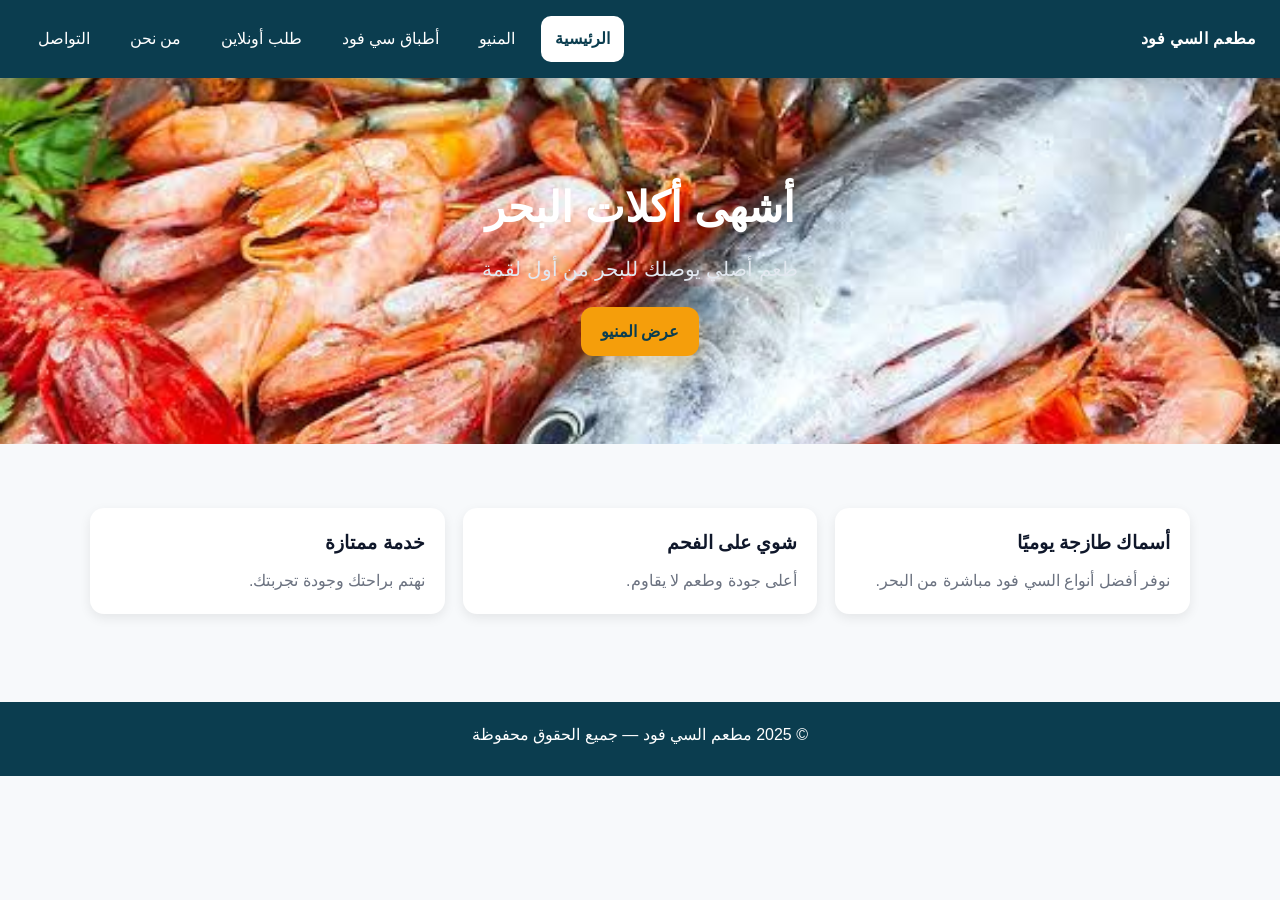
<file: index.html>
<!DOCTYPE html>
<html lang="ar" dir="rtl">
<head>
    <meta charset="UTF-8">
    <meta name="viewport" content="width=device-width, initial-scale=1.0">
    <title>مطعم السي فود</title>
    <link rel="stylesheet" href="style.css">
</head>

<body>

    <!-- الهيدر -->
    <header>
        <div class="logo">مطعم السي فود</div>
        <nav>
            <a href="index.html" class="active">الرئيسية</a>
            <a href="menu.html">المنيو</a>
            <a href="seafood site.html">أطباق سي فود</a>
            <a href="order page.html">طلب أونلاين</a>
            <a href="about.html">من نحن</a>
            <a href="contact.html">التواصل</a>
        </nav>
    </header>

    <!-- البانر -->
    <section class="hero">
        <img src="seafood.jpeg" class="img">
        <h1>أشهى أكلات البحر</h1>
        <p>طعم أصلي يوصلك للبحر من أول لقمة</p>
        <a href="menu.html" class="btn">عرض المنيو</a>
    </section>

    <!-- قسم مميز -->
    <section class="features">
        <div class="box">
            <h3>أسماك طازجة يوميًا</h3>
            <p>نوفر أفضل أنواع السي فود مباشرة من البحر.</p>
        </div>

        <div class="box">
            <h3>شوي على الفحم</h3>
            <p>أعلى جودة وطعم لا يقاوم.</p>
        </div>

        <div class="box">
            <h3>خدمة ممتازة</h3>
            <p>نهتم براحتك وجودة تجربتك.</p>
        </div>
    </section>

    <footer>
        © 2025 مطعم السي فود — جميع الحقوق محفوظة
    </footer>

</body>
</html>
</file>
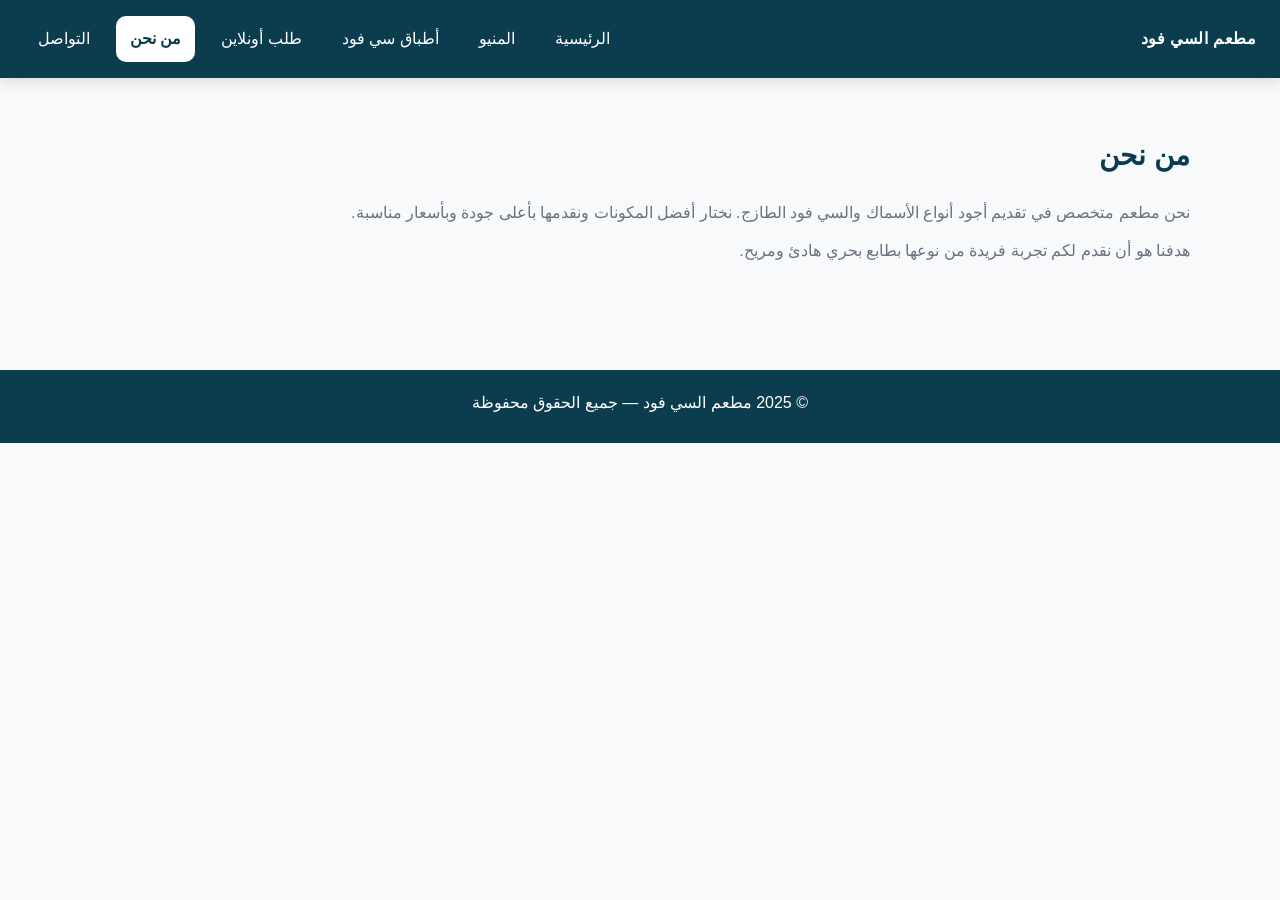
<file: about.html>
<!DOCTYPE html>
<html lang="ar" dir="rtl">
<head>
    <meta charset="UTF-8">
    <meta name="viewport" content="width=device-width, initial-scale=1.0">
    <title>من نحن</title>
    <link rel="stylesheet" href="style.css">
</head>

<body>

<header>
    <div class="logo">مطعم السي فود</div>
    <nav>
        <a href="index.html">الرئيسية</a>
        <a href="menu.html">المنيو</a>
        <a href="seafood site.html">أطباق سي فود</a>
        <a href="order page.html">طلب أونلاين</a>
        <a href="about.html" class="active">من نحن</a>
        <a href="contact.html">التواصل</a>
    </nav>
</header>

<section class="about-page">
    <h2>من نحن</h2>
    <p>
        نحن مطعم متخصص في تقديم أجود أنواع الأسماك والسي فود الطازج.  
        نختار أفضل المكونات ونقدمها بأعلى جودة وبأسعار مناسبة.
    </p>
    <p>
        هدفنا هو أن نقدم لكم تجربة فريدة من نوعها بطابع بحري هادئ ومريح.
    </p>
</section>

<footer>
    © 2025 مطعم السي فود — جميع الحقوق محفوظة
</footer>

</body>
</html>
</file>
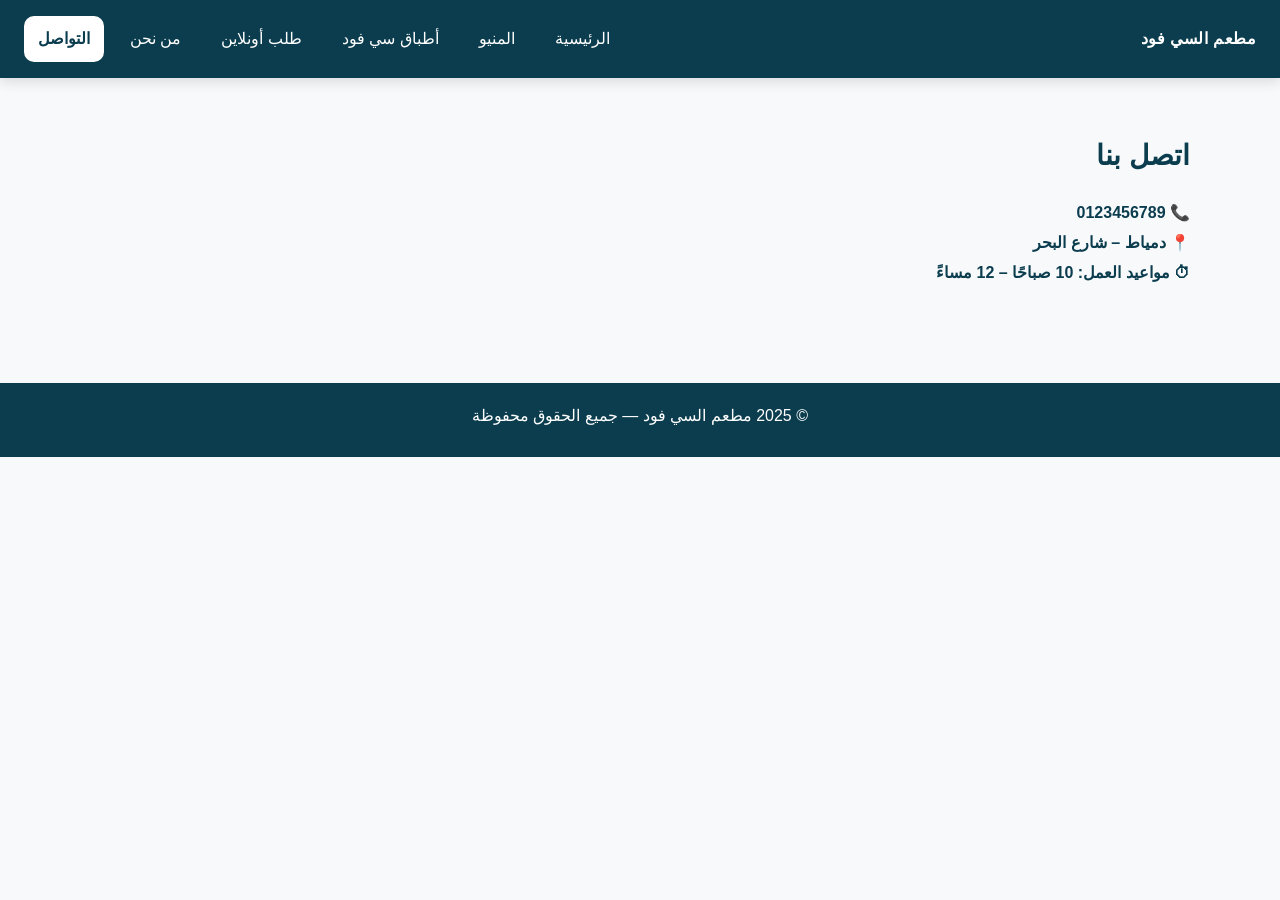
<file: contact.html>
<!DOCTYPE html>
<html lang="ar" dir="rtl">
<head>
    <meta charset="UTF-8">
    <meta name="viewport" content="width=device-width, initial-scale=1.0">
    <title>التواصل</title>
    <link rel="stylesheet" href="style.css">
</head>

<body>

<header>
    <div class="logo">مطعم السي فود</div>
    <nav>
        <a href="index.html">الرئيسية</a>
        <a href="menu.html">المنيو</a>
        <a href="seafood site.html">أطباق سي فود</a>
        <a href="order page.html">طلب أونلاين</a>
        <a href="about.html">من نحن</a>
        <a href="contact.html" class="active">التواصل</a>
    </nav>
</header>

<section class="contact-page">
    <h2>اتصل بنا</h2>
    <p>📞 0123456789</p>
    <p>📍 دمياط – شارع البحر</p>
    <p>⏱ مواعيد العمل: 10 صباحًا – 12 مساءً</p>
</section>

<footer>
    © 2025 مطعم السي فود — جميع الحقوق محفوظة
</footer>

</body>
</html>
</file>
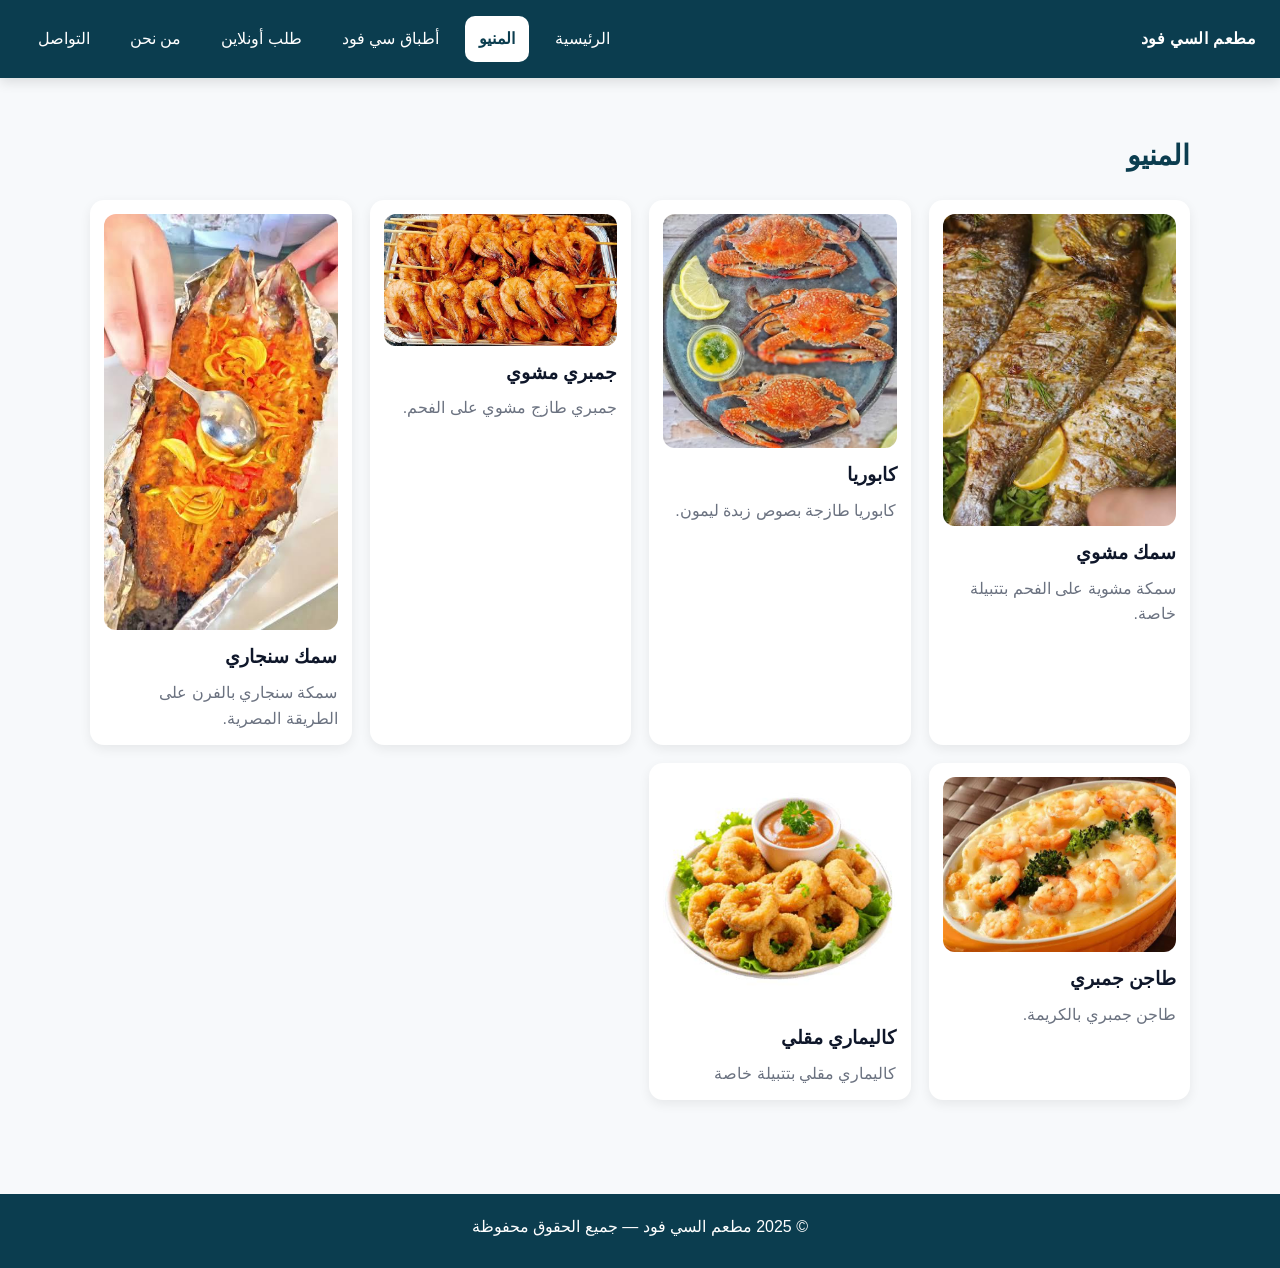
<file: menu.html>
<!DOCTYPE html>
<html lang="ar" dir="rtl">
<head>
    <meta charset="UTF-8">
    <meta name="viewport" content="width=device-width, initial-scale=1.0">
    <title>المنيو</title>
    <link rel="stylesheet" href="style.css">
</head>

<body>

<header>
    <div class="logo">مطعم السي فود</div>
    <nav>
        <a href="index.html">الرئيسية</a>
        <a href="menu.html" class="active">المنيو</a>
        <a href="seafood site.html">أطباق سي فود</a>
        <a href="order page.html">طلب أونلاين</a>
        <a href="about.html">من نحن</a>
        <a href="contact.html">التواصل</a>
    </nav>
</header>

<section class="menu-page">

    <h2>المنيو</h2>

    <div class="menu-container">

        <div class="item">
            <img src="Fish, oil and lemon.jpeg" alt="سمك مشوي">
            <h3>سمك مشوي</h3>
            <p>سمكة مشوية على الفحم بتتبيلة خاصة.</p>
        </div>

        <div class="item">
            <img src="Caboria with butter.jpeg" alt="كابوريا">
            <h3>كابوريا</h3>
            <p>كابوريا طازجة بصوص زبدة ليمون.</p>
        </div>

        <div class="item">
            <img src="Grilled shrimp.jpeg" alt="جمبري مشوي">
            <h3>جمبري مشوي</h3>
            <p>جمبري طازج مشوي على الفحم.</p>
        </div>

        <div class="item">
            <img src="Grilled Sinjari fish.jpeg" alt="سمك سنجاري">
            <h3>سمك سنجاري</h3>
            <p>سمكة سنجاري بالفرن على الطريقة المصرية.</p>
        </div>

        <div class="item">
            <img src="Shrimp casserole.jpeg" alt="طاجن جمبري">
            <h3>طاجن جمبري</h3>
            <p>طاجن جمبري بالكريمة.</p>
        </div>

        <div class="item">
            <img src="Fried calamari.jpeg"alt="كاليماري مقلي">
            <h3>كاليماري مقلي</h3>
            <p>كاليماري مقلي بتتبيلة خاصة</p>
        </div>

    </div>
</section>

<footer>
    © 2025 مطعم السي فود — جميع الحقوق محفوظة
</footer>

</body>
</html>
</file>
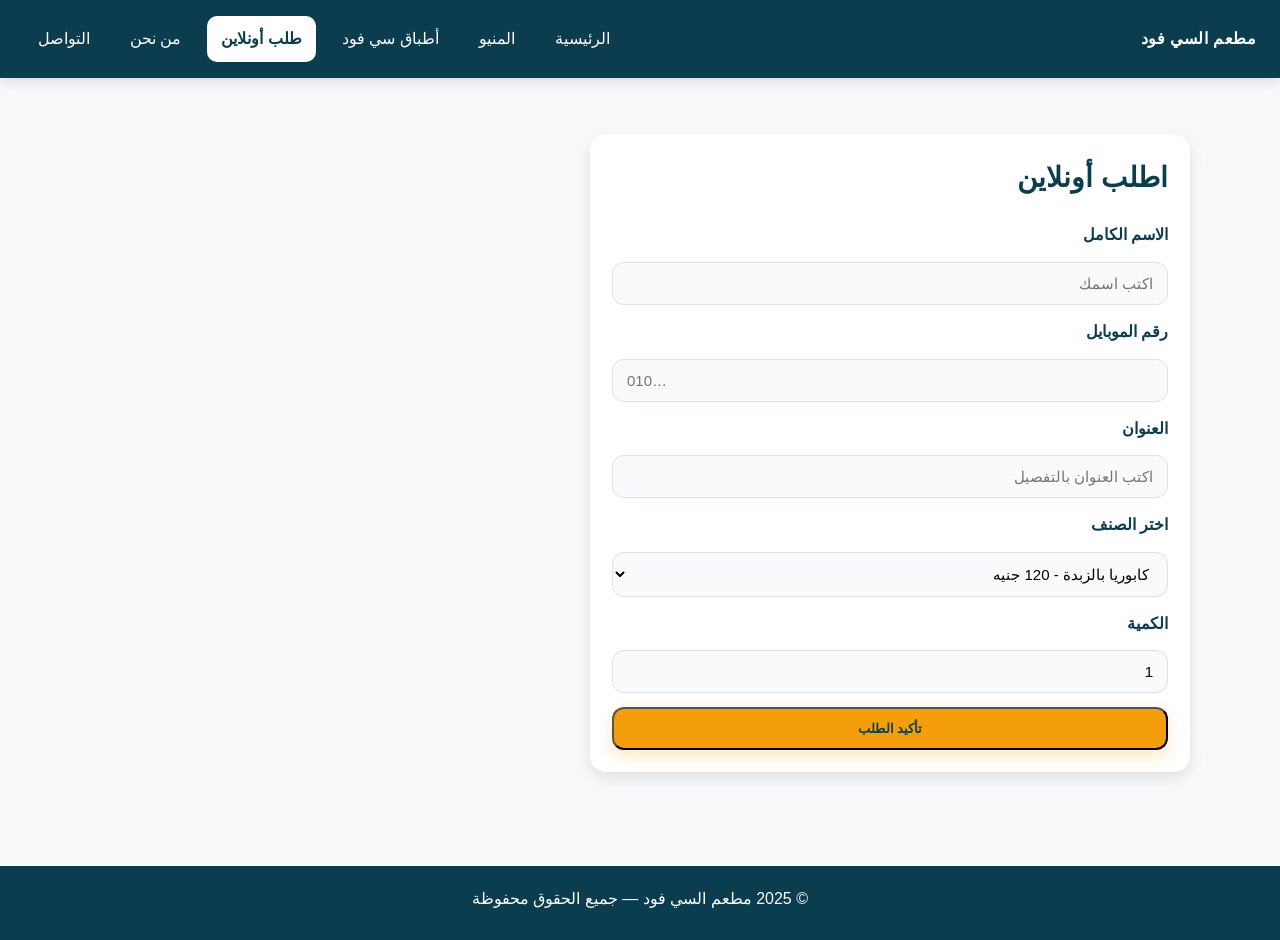
<file: order page.html>
<!DOCTYPE html>
<html lang="ar" dir="rtl">
<head>
    <meta charset="UTF-8">
    <meta name="viewport" content="width=device-width, initial-scale=1.0">
    <title>طلب أونلاين</title>
    <link rel="stylesheet" href="style.css">
</head>
<body>
    <header>
        <div class="logo">مطعم السي فود</div>
        <nav>
            <a href="index.html">الرئيسية</a>
            <a href="menu.html">المنيو</a>
            <a href="seafood site.html">أطباق سي فود</a>
            <a href="order page.html" class="active">طلب أونلاين</a>
            <a href="about.html">من نحن</a>
            <a href="contact.html">التواصل</a>
        </nav>
    </header>

    <section class="order-page">
        <div class="order-card">
            <h2>اطلب أونلاين</h2>
            <form class="order-form">
                <label>الاسم الكامل</label>
                <input type="text" placeholder="اكتب اسمك" required>

                <label>رقم الموبايل</label>
                <input type="tel" placeholder="010…" required>

                <label>العنوان</label>
                <input type="text" placeholder="اكتب العنوان بالتفصيل" required>

                <label>اختر الصنف</label>
                <select required>
                    <option>كابوريا بالزبدة - 120 جنيه</option>
                    <option>سمك بزيت وليمون - 150 جنيه</option>
                    <option>كاليماري مقلي - 130 جنيه</option>
                    <option>جمبري مشوي - 180 جنيه</option>
                    <option>سمك سنجاري مشوي - 170 جنيه</option>
                    <option>كسرولة الجمبري - 160 جنيه</option>
                </select>

                <label>الكمية</label>
                <input type="number" value="1" min="1" required>

                <button class="btn full-width" type="submit">تأكيد الطلب</button>
            </form>
        </div>
    </section>

    <footer>
        © 2025 مطعم السي فود — جميع الحقوق محفوظة
    </footer>
</body>
</html>
</file>
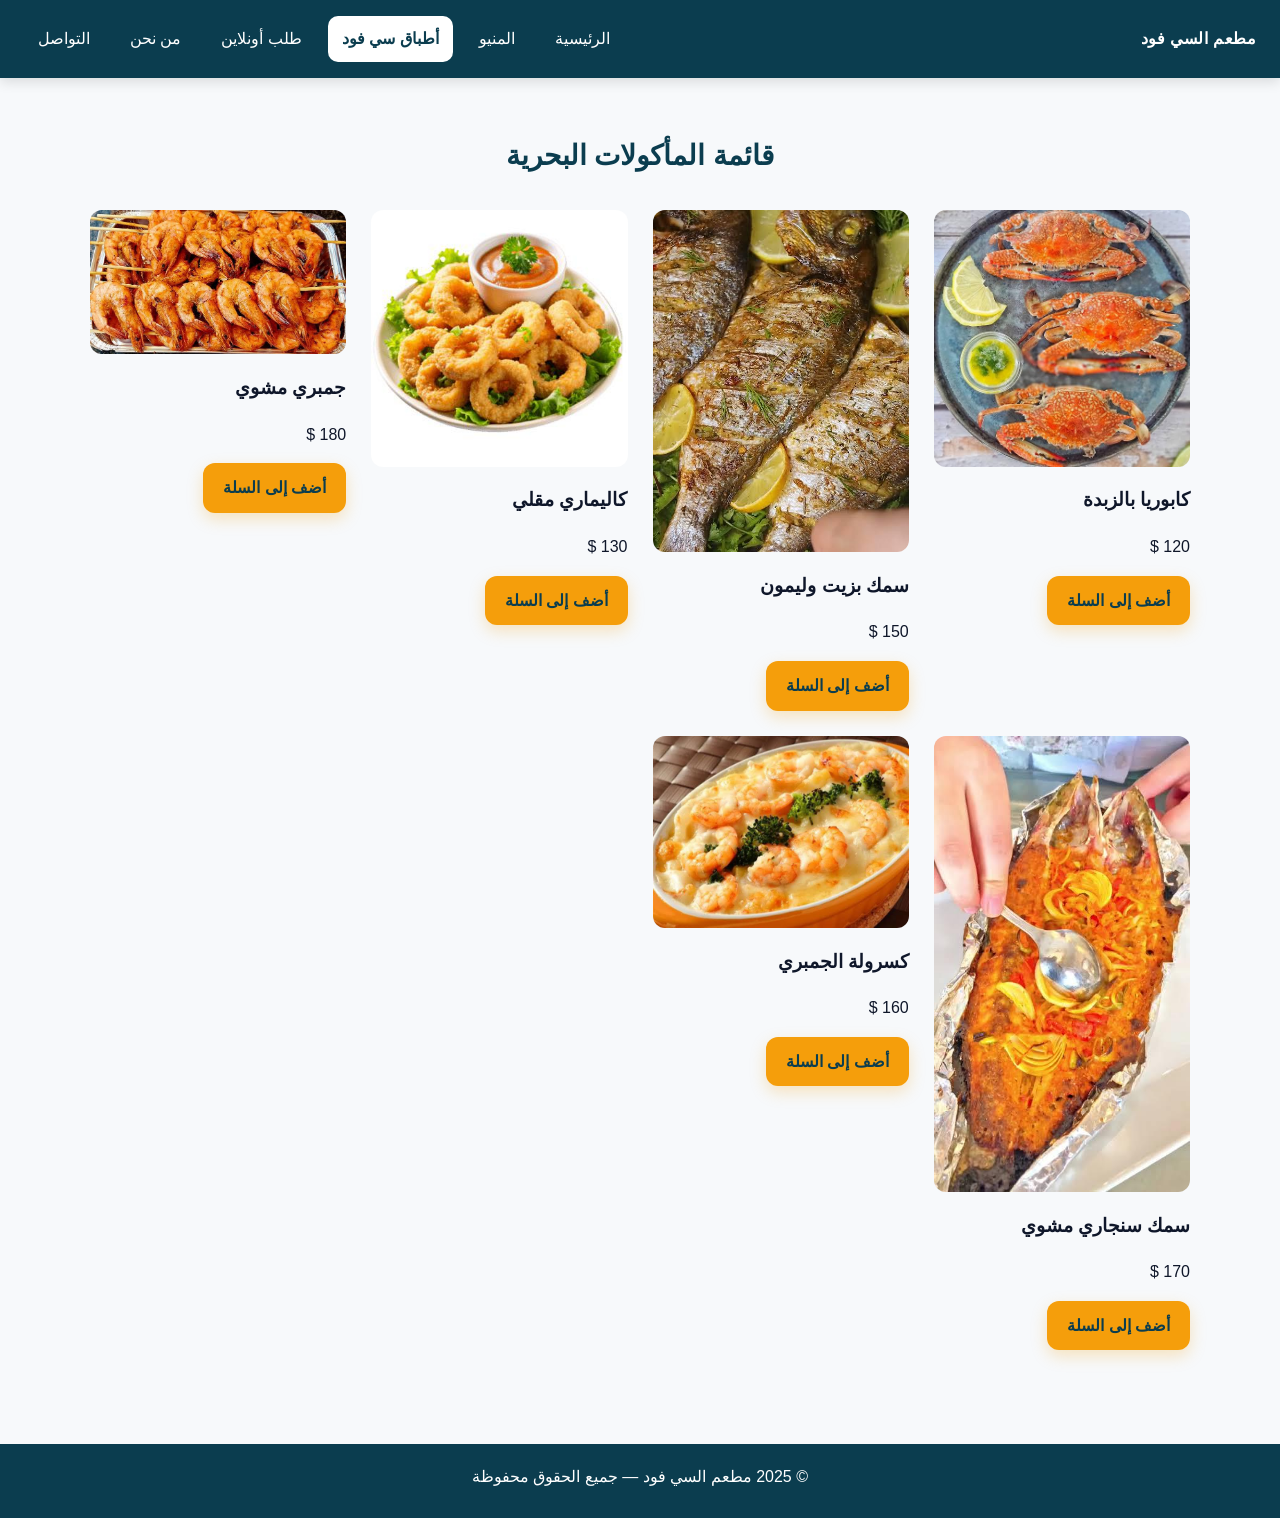
<file: seafood site.html>
<!DOCTYPE html>
<html lang="ar" dir="rtl">
<head>
    <meta charset="UTF-8">
    <meta name="viewport" content="width=device-width, initial-scale=1.0">
    <title>أطباق سي فود</title>
    <link rel="stylesheet" href="style.css">
    <style>
        .seafood-page {
            padding: 56px 0 70px;
            width: min(1100px, 92%);
            margin: 0 auto;
        }
        .seafood-page h2 {
            margin: 0 0 32px;
            font-size: 28px;
            color: var(--primary);
            text-align: center;
        }
        .seafood-menu {
            display: grid;
            grid-template-columns: repeat(auto-fit, minmax(250px, 1fr));
            gap: 25px;
        }
        .seafood-item {
            background: white;
            padding: 18px;
            border-radius: 14px;
            box-shadow: 0 4px 12px rgba(0, 0, 0, 0.08);
            text-align: center;
            transition: transform 0.2s ease, box-shadow 0.2s ease;
        }
        .seafood-item:hover {
            transform: translateY(-4px);
            box-shadow: 0 8px 20px rgba(0, 0, 0, 0.12);
        }
        .seafood-item img {
            width: 100%;
            height: 200px;
            object-fit: cover;
            border-radius: 12px;
            margin-bottom: 12px;
        }
        .seafood-item h3 {
            margin: 12px 0 8px;
            color: var(--primary);
            font-size: 20px;
        }
        .seafood-item .price {
            margin: 8px 0 12px;
            color: var(--accent);
            font-weight: 700;
            font-size: 18px;
        }
        .seafood-item .btn {
            width: 100%;
            text-align: center;
        }
    </style>
</head>
<body>
    <header>
        <div class="logo">مطعم السي فود</div>
        <nav>
            <a href="index.html">الرئيسية</a>
            <a href="menu.html">المنيو</a>
            <a href="seafood site.html" class="active">أطباق سي فود</a>
            <a href="order page.html">طلب أونلاين</a>
            <a href="about.html">من نحن</a>
            <a href="contact.html">التواصل</a>
        </nav>
    </header>

    <section class="seafood-page">
        <h2>قائمة المأكولات البحرية</h2>

        <div class="seafood-menu">

            <div class="item">
                <img src="Caboria with butter.jpeg" alt="كابوريا بالزبدة">
                <h3>كابوريا بالزبدة</h3>
                <p class="price">120 $</p>
                <a href="order page.html" class="btn">أضف إلى السلة</a>
            </div>

            <div class="item">
                <img src="Fish, oil and lemon.jpeg" alt="سمك بزيت وليمون">
                <h3>سمك بزيت وليمون</h3>
                <p class="price">150 $</p>
                <a href="order page.html" class="btn">أضف إلى السلة</a>
            </div>

            <div class="item">
                <img src="Fried calamari.jpeg" alt="كاليماري مقلي">
                <h3>كاليماري مقلي</h3>
                <p class="price">130 $</p>
                <a href="order page.html" class="btn">أضف إلى السلة</a>
            </div>

            <div class="item">
                <img src="Grilled shrimp.jpeg" alt="جمبري مشوي">
                <h3>جمبري مشوي</h3>
                <p class="price">180 $</p>
                <a href="order page.html" class="btn">أضف إلى السلة</a>
            </div>

            <div class="item">
                <img src="Grilled Sinjari fish.jpeg" alt="سمك سنجاري مشوي">
                <h3>سمك سنجاري مشوي</h3>
                <p class="price">170 $</p>
                <a href="order page.html" class="btn">أضف إلى السلة</a>
            </div>

            <div class="item">
                <img src="Shrimp casserole.jpeg" alt="كسرولة الجمبري">
                <h3>كسرولة الجمبري</h3>
                <p class="price">160 $</p>
                <a href="order page.html" class="btn">أضف إلى السلة</a>
            </div>

        </div>
    </section>

    <footer>
        © 2025 مطعم السي فود — جميع الحقوق محفوظة
    </footer>

</body>
</html>
</file>
<file: style.css>
:root {
    --primary: #0b3d4f;
    --primary-dark: #072c3a;
    --accent: #f59e0b;
    --bg: #f7f9fb;
    --text: #0f172a;
    --muted: #6b7280;
}

*,
*::before,
*::after {
    box-sizing: border-box;
}

body {
    margin: 0;
    font-family: Tahoma, sans-serif;
    background: var(--bg);
    color: var(--text);
    line-height: 1.6;
    direction: rtl;
}

a {
    color: inherit;
    text-decoration: none;
}

img {
    max-width: 100%;
    display: block;
    border-radius: 12px;
}

header {
    background: var(--primary);
    color: white;
    padding: 16px 24px;
    display: flex;
    align-items: center;
    justify-content: space-between;
    gap: 16px;
    box-shadow: 0 4px 12px rgba(0, 0, 0, 0.12);
}

.logo {
    font-weight: 700;
    letter-spacing: 0.5px;
}

nav {
    display: flex;
    gap: 12px;
    flex-wrap: wrap;
}

nav a {
    color: white;
    padding: 10px 14px;
    border-radius: 10px;
    transition: all 0.2s ease;
}

nav a:hover {
    background: rgba(255, 255, 255, 0.15);
}

nav a.active {
    background: white;
    color: var(--primary);
    font-weight: 700;
}

.btn {
    display: inline-block;
    background: var(--accent);
    color: var(--primary);
    padding: 12px 20px;
    border-radius: 12px;
    font-weight: 700;
    box-shadow: 0 6px 16px rgba(245, 158, 11, 0.25);
    transition: transform 0.15s ease, box-shadow 0.15s ease, background 0.15s ease;
}

.btn:hover {
    transform: translateY(-1px);
    background: #f8b64c;
    box-shadow: 0 8px 20px rgba(245, 158, 11, 0.3);
}

.section {
    width: min(1100px, 92%);
    margin: 0 auto;
}

.hero {
    padding: 96px 0 88px;
    text-align: center;
    color: white;
    position: relative;
    overflow: hidden;
}
.hero img {
    position: absolute;
    width: 100%;
    height: 100%;
    top: 0;
    left: 0;
    object-fit: cover;
    z-index: -1;
    border-radius: 0;
}
.hero::before {
    content: '';
    position: absolute;
    top: 0;
    left: 0;
    width: 100%;
    height: 100%;
    background: linear-gradient(135deg, rgba(11, 61, 79, 0.85), rgba(11, 61, 79, 0.65));
    z-index: -1;
}
.hero > * {
    position: relative;
    z-index: 1;
}
.hero h1 {
    margin: 0 0 12px;
    font-size: 42px;
}

.hero p {
    margin: 0 0 22px;
    font-size: 20px;
    color: #e2e8f0;
}

.features {
    padding: 64px 0;
    display: grid;
    grid-template-columns: repeat(auto-fit, minmax(220px, 1fr));
    gap: 18px;
    width: min(1100px, 92%);
    margin: 0 auto;
}

.features .box {
    background: white;
    padding: 20px;
    border-radius: 14px;
    box-shadow: 0 4px 12px rgba(0, 0, 0, 0.08);
}

.features h3 {
    margin: 0 0 10px;
}

.features p {
    margin: 0;
    color: var(--muted);
}

.menu-page,
.about-page,
.contact-page,
.order-page {
    padding: 56px 0 70px;
    width: min(1100px, 92%);
    margin: 0 auto;
}

.menu-page h2,
.about-page h2,
.contact-page h2,
.order-page h2 {
    margin: 0 0 22px;
    font-size: 28px;
    color: var(--primary);
}

.menu-container {
    display: grid;
    grid-template-columns: repeat(auto-fit, minmax(230px, 1fr));
    gap: 18px;
}

.menu-container .item {
    background: white;
    padding: 14px;
    border-radius: 14px;
    box-shadow: 0 4px 12px rgba(0, 0, 0, 0.07);
}

.menu-container h3 {
    margin: 12px 0 8px;
}

.menu-container p {
    margin: 0;
    color: var(--muted);
}

.about-page p {
    margin: 0 0 12px;
    color: var(--muted);
}

.contact-page p {
    margin: 4px 0;
    font-weight: 600;
    color: var(--primary);
}

.order-card {
    background: white;
    border-radius: 16px;
    padding: 22px;
    box-shadow: 0 6px 16px rgba(0, 0, 0, 0.1);
    width: min(600px, 100%);
}

.order-form {
    display: grid;
    gap: 14px;
}

label {
    font-weight: 700;
    color: var(--primary);
}

input,
select {
    width: 100%;
    padding: 12px 14px;
    border-radius: 12px;
    border: 1px solid #d9e1ea;
    font-size: 15px;
    background: #f8fafc;
    transition: border 0.15s ease, box-shadow 0.15s ease;
}

input:focus,
select:focus {
    outline: none;
    border-color: var(--primary);
    box-shadow: 0 0 0 3px rgba(11, 61, 79, 0.12);
}

.full-width {
    width: 100%;
    text-align: center;
}

footer {
    text-align: center;
    padding: 20px 12px 28px;
    color: white;
    background: var(--primary);
    margin-top: 24px;
}

@media (max-width: 640px) {
    header {
        flex-direction: column;
        align-items: flex-start;
    }

    .hero h1 {
        font-size: 32px;
    }
}
</file>
